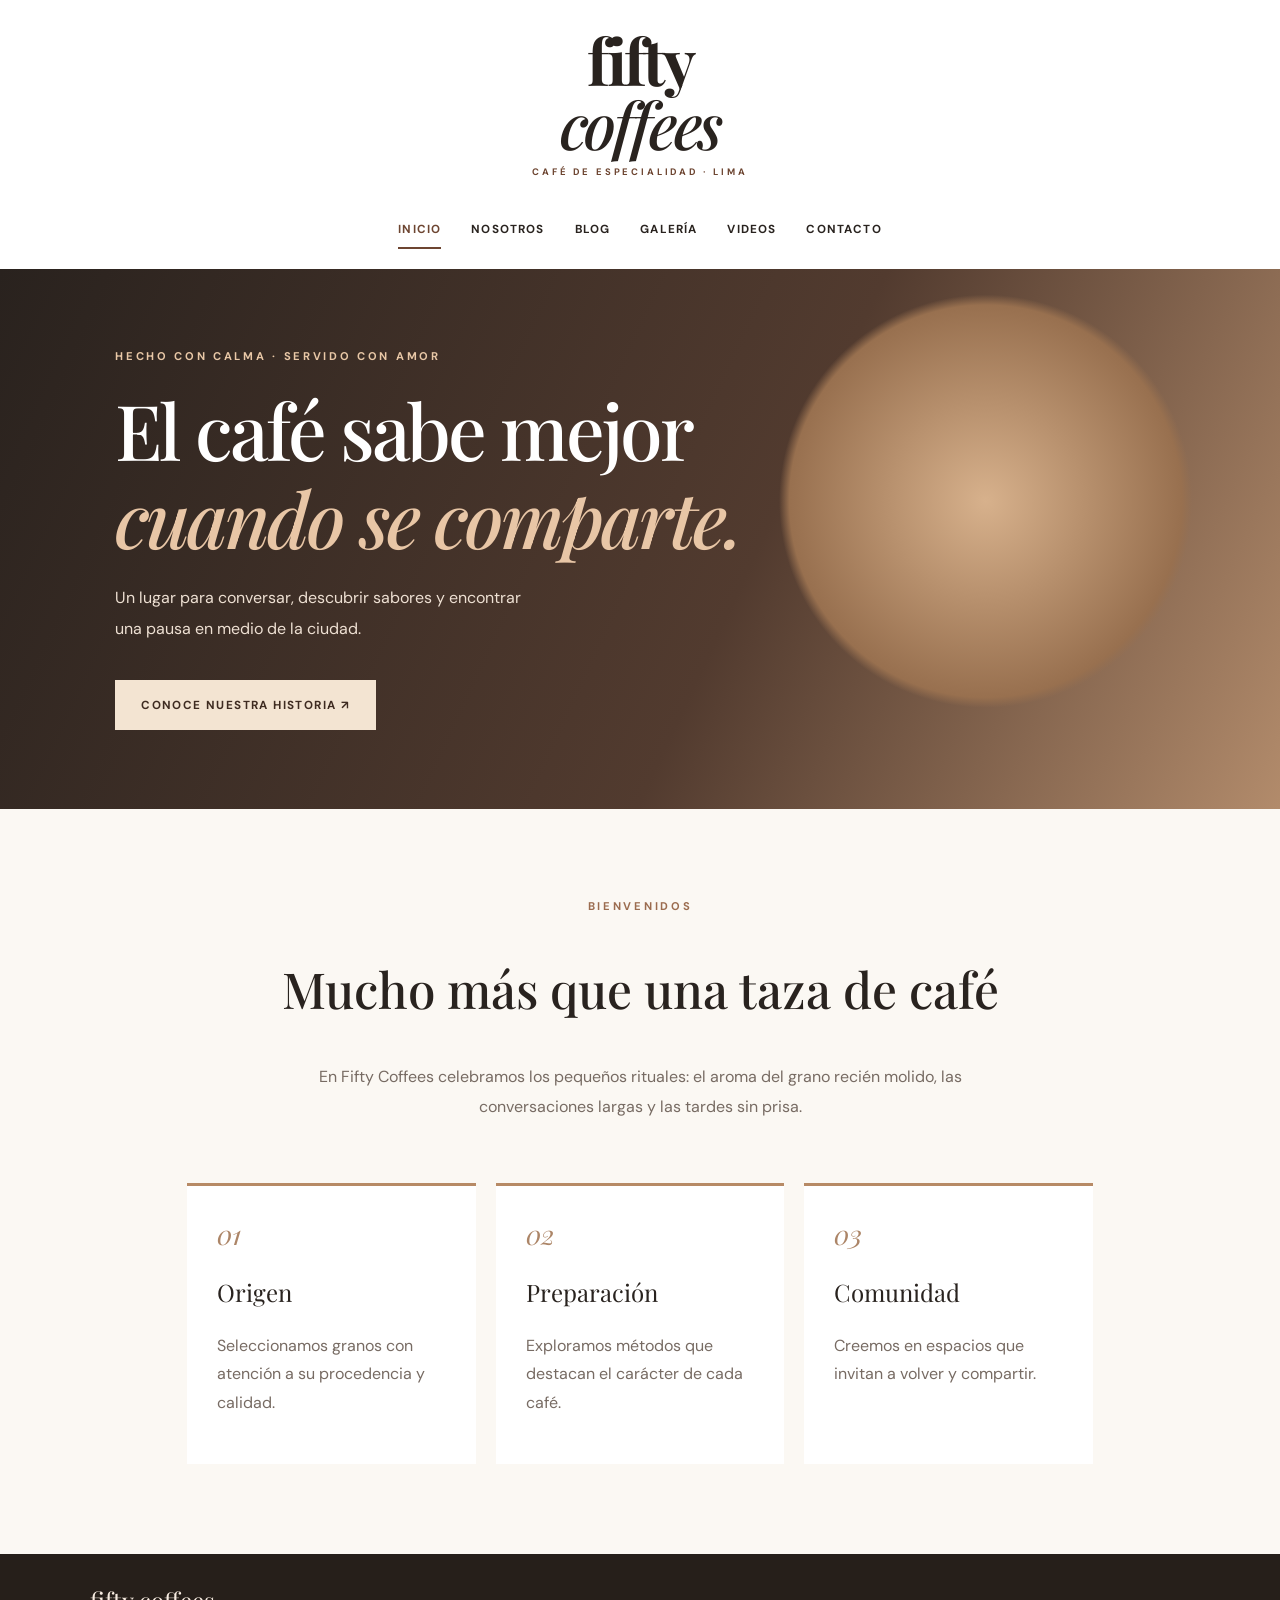
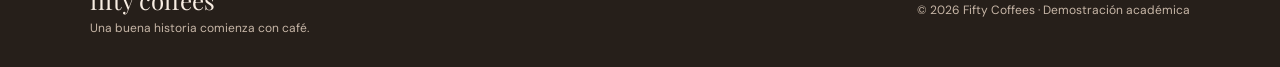
<file: index.html>
<!doctype html>
<html lang="es"><head><meta charset="UTF-8"><meta name="viewport" content="width=device-width,initial-scale=1"><meta name="description" content="Fifty Coffees: café, historias y comunidad en Lima"><title>Inicio | Fifty Coffees</title><link rel="preconnect" href="https://fonts.googleapis.com"><link rel="preconnect" href="https://fonts.gstatic.com" crossorigin><link href="https://fonts.googleapis.com/css2?family=DM+Sans:wght@400;500;600;700&family=Playfair+Display:ital,wght@0,500;0,700;1,500&display=swap" rel="stylesheet"><link rel="stylesheet" href="css/estilos.css"></head><body><header class="site-header"><a class="logo" href="index.html">fifty <em>coffees</em><span class="logo-sub">CAFÉ DE ESPECIALIDAD · LIMA</span></a><nav aria-label="Navegación principal"><a href="index.html" aria-current="page">INICIO</a>
<a href="nosotros.html">NOSOTROS</a>
<a href="blog.html">BLOG</a>
<a href="galeria.html">GALERÍA</a>
<a href="videos.html">VIDEOS</a>
<a href="contactos.html">CONTACTO</a></nav></header><main><section class="hero"><div class="hero-inner"><span class="eyebrow">HECHO CON CALMA · SERVIDO CON AMOR</span><h1>El café sabe mejor<br><em>cuando se comparte.</em></h1><p>Un lugar para conversar, descubrir sabores y encontrar una pausa en medio de la ciudad.</p><a class="btn" href="nosotros.html">CONOCE NUESTRA HISTORIA ↗</a></div></section><section class="intro"><span class="eyebrow">BIENVENIDOS</span><h2>Mucho más que una taza de café</h2><p>En Fifty Coffees celebramos los pequeños rituales: el aroma del grano recién molido, las conversaciones largas y las tardes sin prisa.</p><div class="feature-grid"><article><span class="feature-num">01</span><h3>Origen</h3><p>Seleccionamos granos con atención a su procedencia y calidad.</p></article><article><span class="feature-num">02</span><h3>Preparación</h3><p>Exploramos métodos que destacan el carácter de cada café.</p></article><article><span class="feature-num">03</span><h3>Comunidad</h3><p>Creemos en espacios que invitan a volver y compartir.</p></article></div></section></main><footer class="site-footer"><div><strong>fifty coffees</strong><span>Una buena historia comienza con café.</span></div><p>© 2026 Fifty Coffees · Demostración académica</p></footer><script src="js/main.js" defer></script></body></html>
</file>
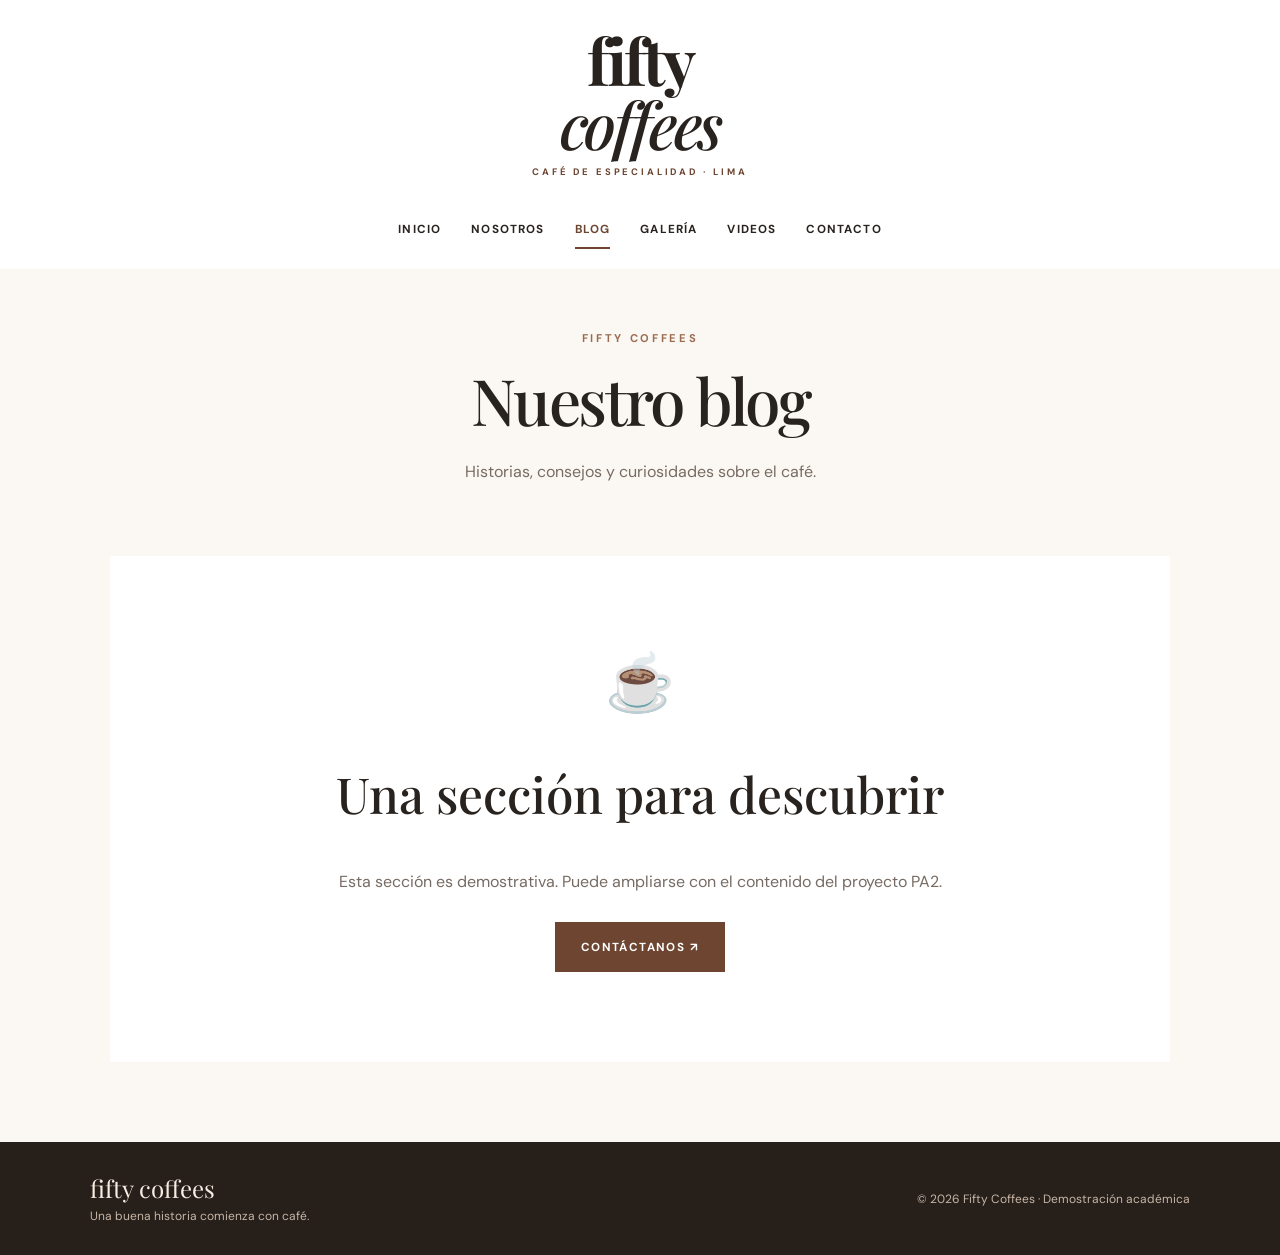
<file: blog.html>
<!doctype html>
<html lang="es"><head><meta charset="UTF-8"><meta name="viewport" content="width=device-width,initial-scale=1"><meta name="description" content="Fifty Coffees: café, historias y comunidad en Lima"><title>Nuestro blog | Fifty Coffees</title><link rel="preconnect" href="https://fonts.googleapis.com"><link rel="preconnect" href="https://fonts.gstatic.com" crossorigin><link href="https://fonts.googleapis.com/css2?family=DM+Sans:wght@400;500;600;700&family=Playfair+Display:ital,wght@0,500;0,700;1,500&display=swap" rel="stylesheet"><link rel="stylesheet" href="css/estilos.css"></head><body><header class="site-header"><a class="logo" href="index.html">fifty <em>coffees</em><span class="logo-sub">CAFÉ DE ESPECIALIDAD · LIMA</span></a><nav aria-label="Navegación principal"><a href="index.html">INICIO</a>
<a href="nosotros.html">NOSOTROS</a>
<a href="blog.html" aria-current="page">BLOG</a>
<a href="galeria.html">GALERÍA</a>
<a href="videos.html">VIDEOS</a>
<a href="contactos.html">CONTACTO</a></nav></header><main><section class="page-heading"><span class="eyebrow">FIFTY COFFEES</span><h1>Nuestro blog</h1><p>Historias, consejos y curiosidades sobre el café.</p></section><section class="placeholder-section"><div class="placeholder-icon">☕</div><h2>Una sección para descubrir</h2><p>Esta sección es demostrativa. Puede ampliarse con el contenido del proyecto PA2.</p><a class="btn" href="contactos.html">CONTÁCTANOS ↗</a></section></main><footer class="site-footer"><div><strong>fifty coffees</strong><span>Una buena historia comienza con café.</span></div><p>© 2026 Fifty Coffees · Demostración académica</p></footer><script src="js/main.js" defer></script></body></html>
</file>
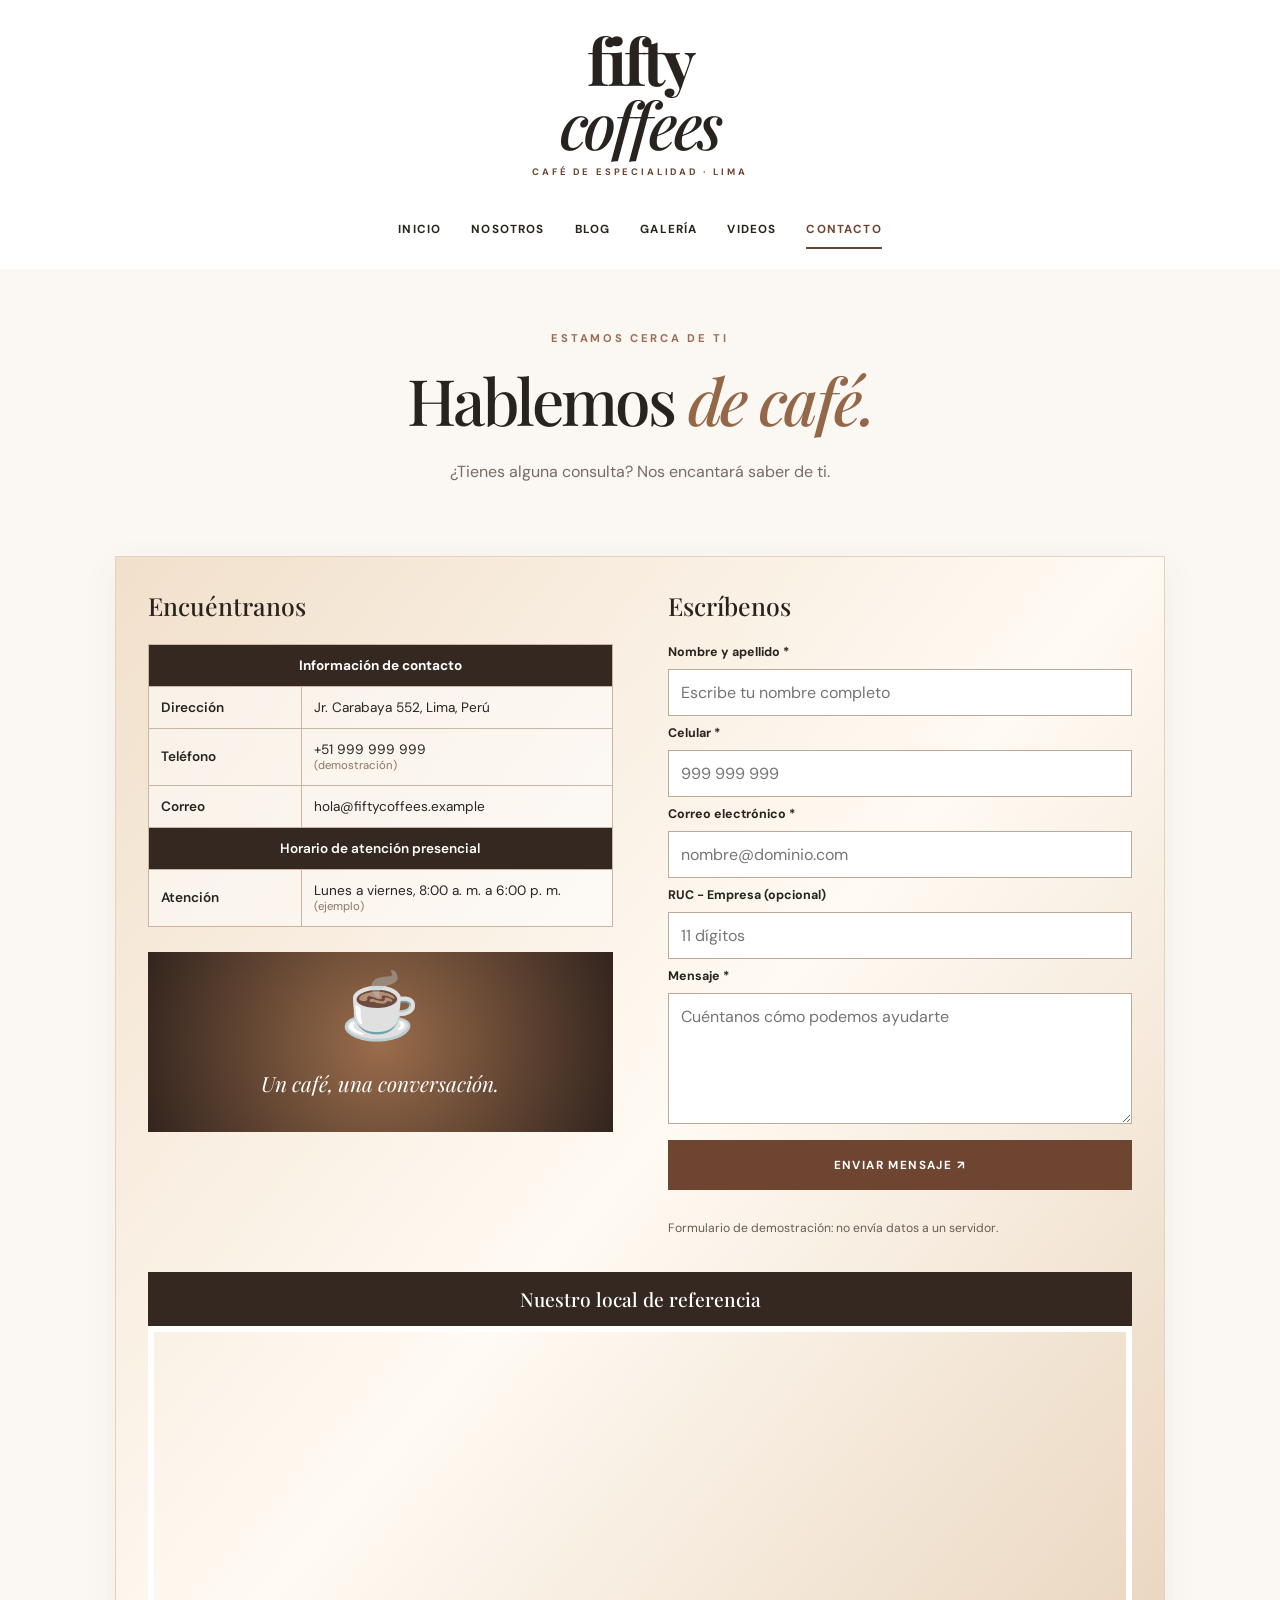
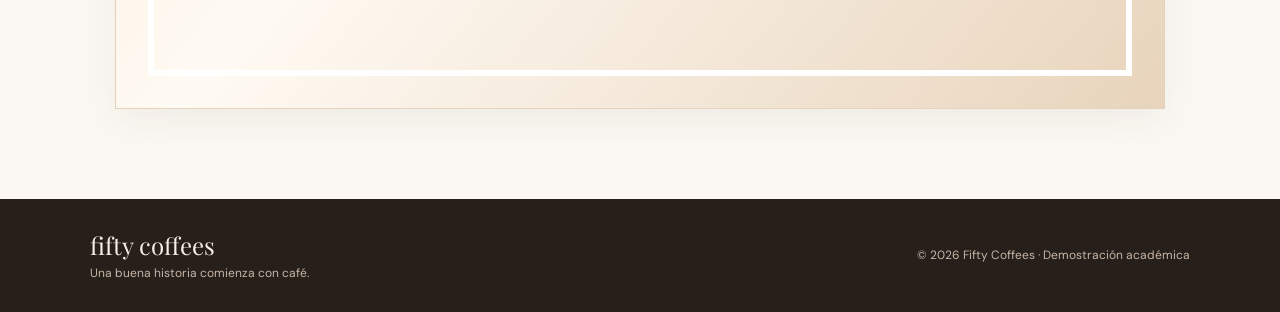
<file: contactos.html>
<!doctype html>
<html lang="es"><head><meta charset="UTF-8"><meta name="viewport" content="width=device-width,initial-scale=1"><meta name="description" content="Fifty Coffees: café, historias y comunidad en Lima"><title>Contacto | Fifty Coffees</title><link rel="preconnect" href="https://fonts.googleapis.com"><link rel="preconnect" href="https://fonts.gstatic.com" crossorigin><link href="https://fonts.googleapis.com/css2?family=DM+Sans:wght@400;500;600;700&family=Playfair+Display:ital,wght@0,500;0,700;1,500&display=swap" rel="stylesheet"><link rel="stylesheet" href="css/estilos.css"></head><body><header class="site-header"><a class="logo" href="index.html">fifty <em>coffees</em><span class="logo-sub">CAFÉ DE ESPECIALIDAD · LIMA</span></a><nav aria-label="Navegación principal"><a href="index.html">INICIO</a>
<a href="nosotros.html">NOSOTROS</a>
<a href="blog.html">BLOG</a>
<a href="galeria.html">GALERÍA</a>
<a href="videos.html">VIDEOS</a>
<a href="contactos.html" aria-current="page">CONTACTO</a></nav></header><main><section class="page-heading"><span class="eyebrow">ESTAMOS CERCA DE TI</span><h1>Hablemos <em>de café.</em></h1><p>¿Tienes alguna consulta? Nos encantará saber de ti.</p></section><section class="contact-panel"><div class="contact-columns"><div><h2 class="section-title">Encuéntranos</h2><table class="contact-table"><thead><tr><th colspan="2">Información de contacto</th></tr></thead><tbody><tr><th scope="row">Dirección</th><td>Jr. Carabaya 552, Lima, Perú</td></tr><tr><th scope="row">Teléfono</th><td>+51 999 999 999 <small>(demostración)</small></td></tr><tr><th scope="row">Correo</th><td>hola@fiftycoffees.example</td></tr><tr><th colspan="2" class="table-band">Horario de atención presencial</th></tr><tr><th scope="row">Atención</th><td>Lunes a viernes, 8:00 a. m. a 6:00 p. m. <small>(ejemplo)</small></td></tr></tbody></table><div class="coffee-art" role="img" aria-label="Ilustración decorativa de una taza de café"><span>☕</span><p>Un café, una conversación.</p></div></div><div><h2 class="section-title">Escríbenos</h2><form id="contact-form" class="contact-form"><label for="nombre">Nombre y apellido *</label><input id="nombre" name="nombre" type="text" placeholder="Escribe tu nombre completo" autocomplete="name" required><label for="celular">Celular *</label><input id="celular" name="celular" type="tel" placeholder="999 999 999" autocomplete="tel" required><label for="correo">Correo electrónico *</label><input id="correo" name="correo" type="email" placeholder="nombre@dominio.com" autocomplete="email" required><label for="ruc">RUC - Empresa (opcional)</label><input id="ruc" name="ruc" inputmode="numeric" pattern="[0-9]{11}" placeholder="11 dígitos"><label for="mensaje">Mensaje *</label><textarea id="mensaje" name="mensaje" rows="5" placeholder="Cuéntanos cómo podemos ayudarte" required></textarea><button class="btn submit-btn" type="submit">ENVIAR MENSAJE ↗</button><p id="form-feedback" class="form-feedback" role="status" aria-live="polite"></p><p class="form-note">Formulario de demostración: no envía datos a un servidor.</p></form></div></div><div class="map-section"><h2 class="map-heading">Nuestro local de referencia</h2><iframe title="Mapa de referencia: Jirón Carabaya 552, Lima" src="https://www.google.com/maps?q=Jiron%20Carabaya%20552%20Lima%20Peru&output=embed" loading="lazy" referrerpolicy="no-referrer-when-downgrade" allowfullscreen></iframe></div></section></main><footer class="site-footer"><div><strong>fifty coffees</strong><span>Una buena historia comienza con café.</span></div><p>© 2026 Fifty Coffees · Demostración académica</p></footer><script src="js/main.js" defer></script></body></html>
</file>
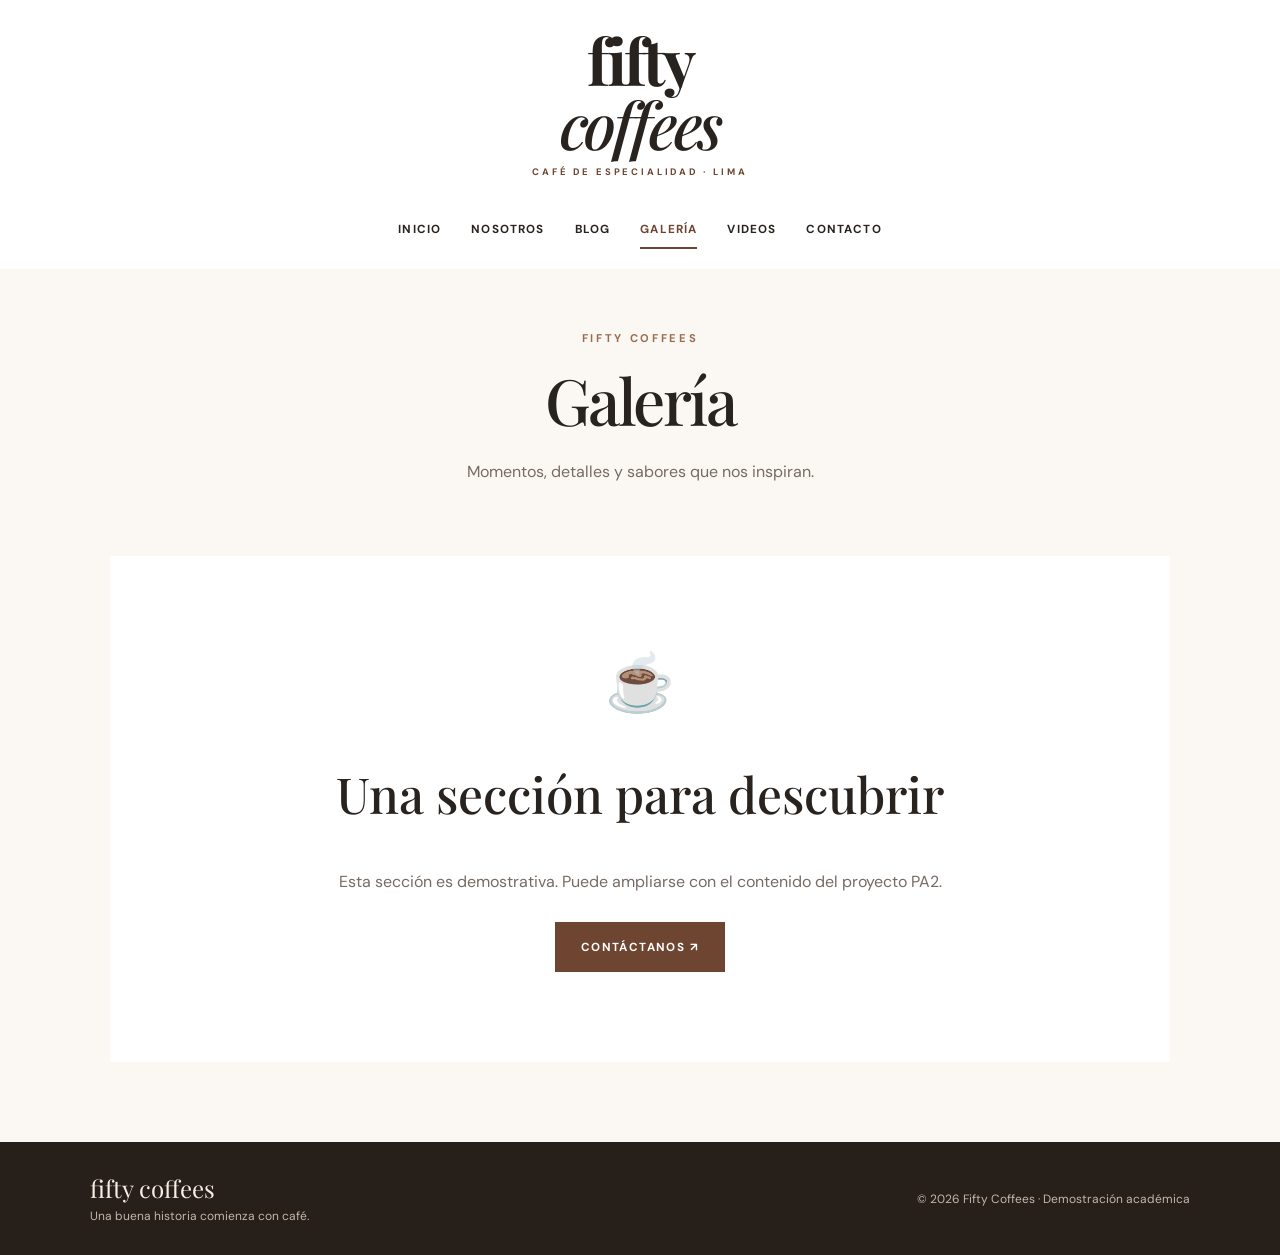
<file: galeria.html>
<!doctype html>
<html lang="es"><head><meta charset="UTF-8"><meta name="viewport" content="width=device-width,initial-scale=1"><meta name="description" content="Fifty Coffees: café, historias y comunidad en Lima"><title>Galería | Fifty Coffees</title><link rel="preconnect" href="https://fonts.googleapis.com"><link rel="preconnect" href="https://fonts.gstatic.com" crossorigin><link href="https://fonts.googleapis.com/css2?family=DM+Sans:wght@400;500;600;700&family=Playfair+Display:ital,wght@0,500;0,700;1,500&display=swap" rel="stylesheet"><link rel="stylesheet" href="css/estilos.css"></head><body><header class="site-header"><a class="logo" href="index.html">fifty <em>coffees</em><span class="logo-sub">CAFÉ DE ESPECIALIDAD · LIMA</span></a><nav aria-label="Navegación principal"><a href="index.html">INICIO</a>
<a href="nosotros.html">NOSOTROS</a>
<a href="blog.html">BLOG</a>
<a href="galeria.html" aria-current="page">GALERÍA</a>
<a href="videos.html">VIDEOS</a>
<a href="contactos.html">CONTACTO</a></nav></header><main><section class="page-heading"><span class="eyebrow">FIFTY COFFEES</span><h1>Galería</h1><p>Momentos, detalles y sabores que nos inspiran.</p></section><section class="placeholder-section"><div class="placeholder-icon">☕</div><h2>Una sección para descubrir</h2><p>Esta sección es demostrativa. Puede ampliarse con el contenido del proyecto PA2.</p><a class="btn" href="contactos.html">CONTÁCTANOS ↗</a></section></main><footer class="site-footer"><div><strong>fifty coffees</strong><span>Una buena historia comienza con café.</span></div><p>© 2026 Fifty Coffees · Demostración académica</p></footer><script src="js/main.js" defer></script></body></html>
</file>
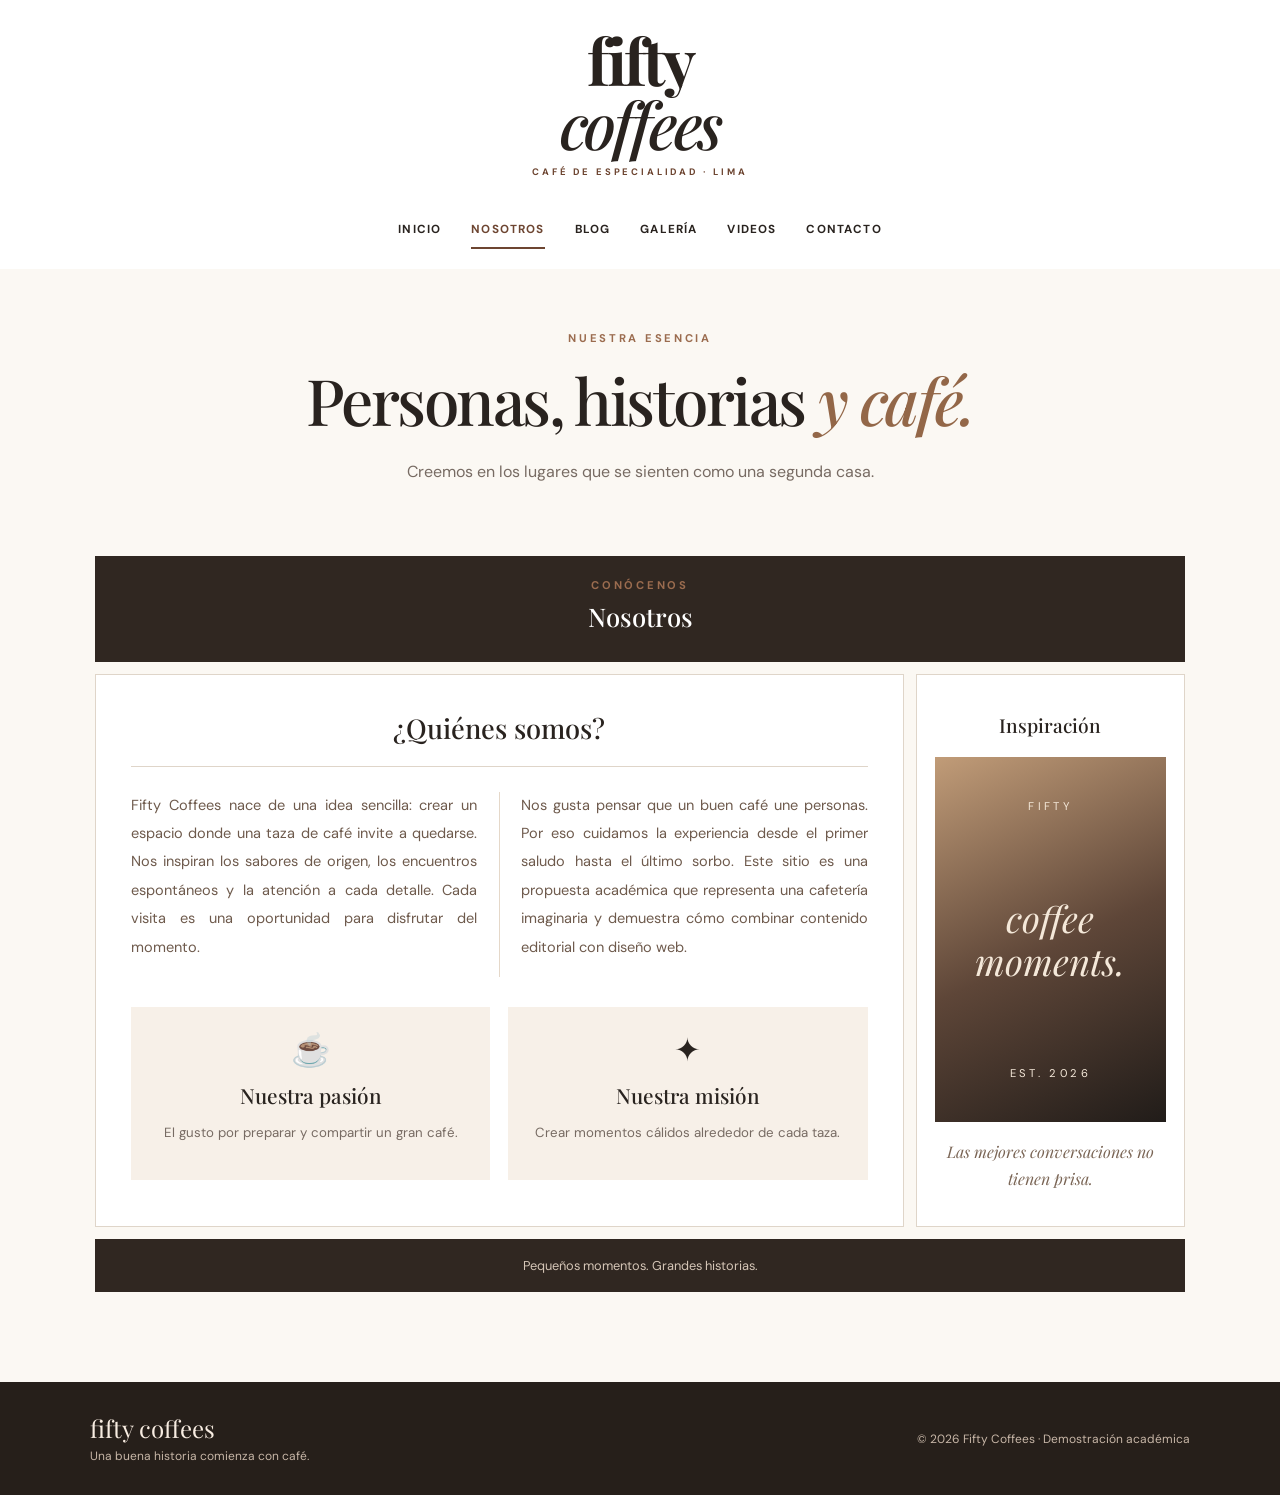
<file: nosotros.html>
<!doctype html>
<html lang="es"><head><meta charset="UTF-8"><meta name="viewport" content="width=device-width,initial-scale=1"><meta name="description" content="Fifty Coffees: café, historias y comunidad en Lima"><title>Nosotros | Fifty Coffees</title><link rel="preconnect" href="https://fonts.googleapis.com"><link rel="preconnect" href="https://fonts.gstatic.com" crossorigin><link href="https://fonts.googleapis.com/css2?family=DM+Sans:wght@400;500;600;700&family=Playfair+Display:ital,wght@0,500;0,700;1,500&display=swap" rel="stylesheet"><link rel="stylesheet" href="css/estilos.css"></head><body><header class="site-header"><a class="logo" href="index.html">fifty <em>coffees</em><span class="logo-sub">CAFÉ DE ESPECIALIDAD · LIMA</span></a><nav aria-label="Navegación principal"><a href="index.html">INICIO</a>
<a href="nosotros.html" aria-current="page">NOSOTROS</a>
<a href="blog.html">BLOG</a>
<a href="galeria.html">GALERÍA</a>
<a href="videos.html">VIDEOS</a>
<a href="contactos.html">CONTACTO</a></nav></header><main><section class="page-heading"><span class="eyebrow">NUESTRA ESENCIA</span><h1>Personas, historias <em>y café.</em></h1><p>Creemos en los lugares que se sienten como una segunda casa.</p></section><section class="about-layout"><header class="about-banner"><span class="eyebrow">CONÓCENOS</span><h2>Nosotros</h2></header><article class="about-content"><h3>¿Quiénes somos?</h3><div class="story-columns"><p>Fifty Coffees nace de una idea sencilla: crear un espacio donde una taza de café invite a quedarse. Nos inspiran los sabores de origen, los encuentros espontáneos y la atención a cada detalle. Cada visita es una oportunidad para disfrutar del momento.</p><p>Nos gusta pensar que un buen café une personas. Por eso cuidamos la experiencia desde el primer saludo hasta el último sorbo. Este sitio es una propuesta académica que representa una cafetería imaginaria y demuestra cómo combinar contenido editorial con diseño web.</p></div><div class="story-cards"><div class="story-card"><span>☕</span><h4>Nuestra pasión</h4><p>El gusto por preparar y compartir un gran café.</p></div><div class="story-card"><span>✦</span><h4>Nuestra misión</h4><p>Crear momentos cálidos alrededor de cada taza.</p></div></div></article><aside class="about-aside"><h3>Inspiración</h3><div class="aside-art"><span>FIFTY</span><strong>coffee<br>moments.</strong><small>EST. 2026</small></div><p>Las mejores conversaciones no tienen prisa.</p></aside><div class="about-bottom">Pequeños momentos. Grandes historias.</div></section></main><footer class="site-footer"><div><strong>fifty coffees</strong><span>Una buena historia comienza con café.</span></div><p>© 2026 Fifty Coffees · Demostración académica</p></footer><script src="js/main.js" defer></script></body></html>
</file>
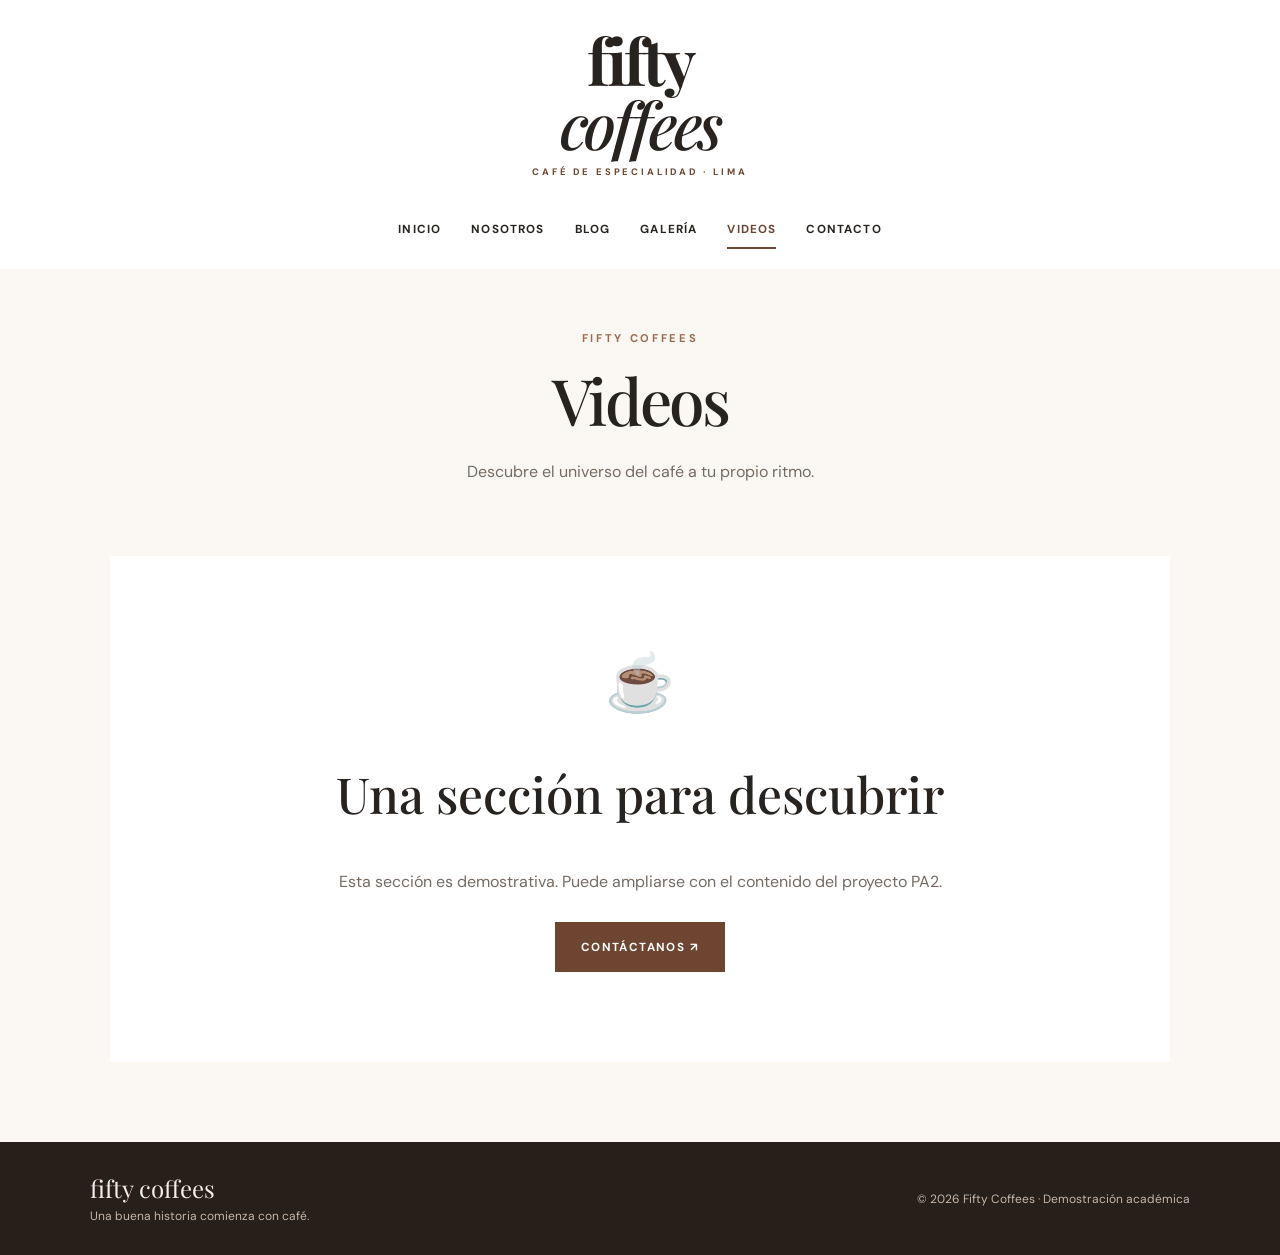
<file: videos.html>
<!doctype html>
<html lang="es"><head><meta charset="UTF-8"><meta name="viewport" content="width=device-width,initial-scale=1"><meta name="description" content="Fifty Coffees: café, historias y comunidad en Lima"><title>Videos | Fifty Coffees</title><link rel="preconnect" href="https://fonts.googleapis.com"><link rel="preconnect" href="https://fonts.gstatic.com" crossorigin><link href="https://fonts.googleapis.com/css2?family=DM+Sans:wght@400;500;600;700&family=Playfair+Display:ital,wght@0,500;0,700;1,500&display=swap" rel="stylesheet"><link rel="stylesheet" href="css/estilos.css"></head><body><header class="site-header"><a class="logo" href="index.html">fifty <em>coffees</em><span class="logo-sub">CAFÉ DE ESPECIALIDAD · LIMA</span></a><nav aria-label="Navegación principal"><a href="index.html">INICIO</a>
<a href="nosotros.html">NOSOTROS</a>
<a href="blog.html">BLOG</a>
<a href="galeria.html">GALERÍA</a>
<a href="videos.html" aria-current="page">VIDEOS</a>
<a href="contactos.html">CONTACTO</a></nav></header><main><section class="page-heading"><span class="eyebrow">FIFTY COFFEES</span><h1>Videos</h1><p>Descubre el universo del café a tu propio ritmo.</p></section><section class="placeholder-section"><div class="placeholder-icon">☕</div><h2>Una sección para descubrir</h2><p>Esta sección es demostrativa. Puede ampliarse con el contenido del proyecto PA2.</p><a class="btn" href="contactos.html">CONTÁCTANOS ↗</a></section></main><footer class="site-footer"><div><strong>fifty coffees</strong><span>Una buena historia comienza con café.</span></div><p>© 2026 Fifty Coffees · Demostración académica</p></footer><script src="js/main.js" defer></script></body></html>
</file>
<file: css/estilos.css>
:root{--ink:#29231f;--brown:#6d4531;--cream:#fbf8f3;--sand:#eee1d0;--muted:#776b63;--line:#dfd5c9}*{box-sizing:border-box}html{scroll-behavior:smooth}body{margin:0;color:var(--ink);background:var(--cream);font-family:'DM Sans',sans-serif}a{color:inherit;text-decoration:none}button,input,textarea{font:inherit}.site-header{padding:28px 6% 20px;text-align:center;background:#fff}.logo{display:inline-flex;flex-direction:column;font-family:'Playfair Display',serif;font-size:clamp(2.5rem,5vw,4.3rem);font-weight:700;letter-spacing:-.05em;line-height:1}.logo em{font-weight:500}.logo-sub{font-family:'DM Sans',sans-serif;font-size:.59rem;letter-spacing:.3em;margin-top:12px;font-weight:700;color:var(--brown)}nav{display:flex;justify-content:center;flex-wrap:wrap;gap:10px 30px;margin-top:34px}nav a{font-size:.73rem;letter-spacing:.1em;font-weight:700;padding:10px 0;border-bottom:2px solid transparent}nav a:hover,nav a[aria-current]{color:var(--brown);border-color:var(--brown)}.eyebrow{display:block;font-size:.7rem;font-weight:700;letter-spacing:.24em;color:#9b6c4f}.hero{min-height:540px;display:flex;align-items:center;background:radial-gradient(circle at 77% 43%,#d7b18c 0,#98704f 19%,transparent 20%),radial-gradient(circle at 76% 44%,#402d22 0,#402d22 12%,transparent 13%),linear-gradient(115deg,#29221e 0%,#523b2f 58%,#b28b6b 100%);color:#fff;padding:70px 9%}.hero-inner{max-width:650px}.hero .eyebrow{color:#e9c8a7}.hero h1{font:500 clamp(3rem,6vw,5.4rem)/1.15 'Playfair Display',serif;letter-spacing:-.04em;margin:22px 0}.hero h1 em{color:#e8c6a6}.hero p{max-width:430px;line-height:1.9;color:#eee0d3}.btn{display:inline-flex;align-items:center;justify-content:center;gap:24px;padding:17px 26px;border:0;background:var(--brown);color:white;font-size:.73rem;letter-spacing:.12em;font-weight:700;cursor:pointer;transition:background .2s}.btn:hover{background:#412b20}.hero .btn{background:#f3e4d2;color:#3e2b21;margin-top:20px}.hero .btn:hover{background:white}.intro,.placeholder-section{max-width:1060px;margin:auto;padding:90px 6%;text-align:center}.intro h2,.placeholder-section h2{font:500 clamp(2rem,4vw,3.1rem) 'Playfair Display',serif}.intro>p,.placeholder-section p{max-width:660px;margin:0 auto;line-height:1.9;color:var(--muted)}.feature-grid{display:grid;grid-template-columns:repeat(3,1fr);gap:20px;margin-top:60px;text-align:left}.feature-grid article{background:white;padding:30px;border-top:3px solid #b78a65}.feature-num{color:#ac8567;font:italic 1.7rem 'Playfair Display',serif}.feature-grid h3{font:1.5rem 'Playfair Display',serif}.feature-grid p{color:var(--muted);line-height:1.8}.page-heading{text-align:center;padding:62px 20px 54px}.page-heading h1{font:500 clamp(2.8rem,5vw,4.7rem) 'Playfair Display',serif;letter-spacing:-.04em;margin:12px 0}.page-heading h1 em{color:#936748}.page-heading p{color:var(--muted);line-height:1.7}.contact-panel{max-width:1050px;margin:0 auto 90px;padding:32px;background:linear-gradient(130deg,#f1e0cb 0%,#fffaf3 51%,#e8d4bc 100%);border:1px solid #e4d2bf;box-shadow:0 12px 35px #49301c10}.contact-columns{display:grid;grid-template-columns:1fr 1fr;gap:55px}.section-title{font:500 1.55rem 'Playfair Display',serif;margin:0 0 22px}.contact-table{width:100%;border-collapse:collapse;background:#ffffff85;font-size:.85rem}.contact-table th,.contact-table td{border:1px solid #c9b5a1;padding:12px;text-align:left}.contact-table thead th,.contact-table .table-band{background:#342820;color:#fff;text-align:center}.contact-table tbody th{width:33%;font-weight:600}.contact-table small{display:block;color:#8a7566}.coffee-art{margin-top:25px;min-height:180px;display:flex;align-items:center;justify-content:center;flex-direction:column;background:radial-gradient(circle at center,#9b6d4b,#32241e);color:#fff}.coffee-art span{font-size:4rem}.coffee-art p{font:italic 1.3rem 'Playfair Display',serif}.contact-form{display:flex;flex-direction:column;gap:9px}.contact-form label{font-size:.78rem;font-weight:700}.contact-form input,.contact-form textarea{width:100%;padding:12px;border:1px solid #bca997;background:#fff;color:var(--ink);border-radius:0}.contact-form input:focus,.contact-form textarea:focus{outline:2px solid #966b4d;outline-offset:1px}.submit-btn{margin-top:7px}.form-note,.form-feedback{font-size:.76rem;color:#695b50;margin:4px 0}.form-feedback:not(:empty){font-weight:700;color:#3b6745}.map-section{margin-top:32px}.map-heading{background:#342820;color:white;text-align:center;padding:14px;font:500 1.2rem 'Playfair Display',serif;margin:0}.map-section iframe{display:block;width:100%;height:350px;border:6px solid #fff}.about-layout{max-width:1090px;margin:0 auto 90px;display:grid;grid-template-columns:minmax(0,3fr) minmax(220px,1fr);grid-template-areas:'banner banner' 'content aside' 'bottom bottom';gap:12px}.about-banner{grid-area:banner;background:#302721;color:white;text-align:center;padding:22px}.about-banner h2{font:500 1.6rem 'Playfair Display',serif;margin:7px 0}.about-content{grid-area:content;background:white;border:1px solid var(--line);padding:35px}.about-content h3{text-align:center;font:500 1.7rem 'Playfair Display',serif;border-bottom:1px solid var(--line);padding-bottom:20px;margin:0 0 25px}.story-columns{column-count:2;column-gap:44px;column-rule:1px solid #e5d8c9}.story-columns p{break-inside:avoid;margin:0 0 15px;color:#6e5a4c;font-size:.91rem;line-height:1.95;text-align:justify}.story-cards{display:grid;grid-template-columns:1fr 1fr;gap:18px;margin-top:30px}.story-card{padding:22px;background:#f7f0e8;text-align:center}.story-card span{font-size:2rem}.story-card h4{font:500 1.3rem 'Playfair Display',serif;margin:10px 0}.story-card p{color:var(--muted);font-size:.83rem;line-height:1.7}.about-aside{grid-area:aside;border:1px solid var(--line);background:white;padding:18px;text-align:center}.about-aside h3{font:500 1.2rem 'Playfair Display',serif}.aside-art{min-height:365px;display:flex;flex-direction:column;align-items:center;justify-content:space-around;color:#f4e8d9;background:linear-gradient(155deg,#c19c78,#5e4638 52%,#211c19)}.aside-art span,.aside-art small{letter-spacing:.3em;font-size:.7rem}.aside-art strong{font:italic 2.3rem/1.15 'Playfair Display',serif}.about-aside p{font:italic 1rem/1.7 'Playfair Display',serif;color:#7a6555}.about-bottom{grid-area:bottom;background:#302721;color:#d5c6b7;text-align:center;padding:18px;font-size:.8rem}.placeholder-section{background:white;min-height:350px;margin-bottom:80px}.placeholder-icon{font-size:3.5rem}.placeholder-section .btn{margin-top:25px}.site-footer{background:#261f1a;color:#f8ede2;padding:30px 7%;display:flex;align-items:center;justify-content:space-between;gap:20px}.site-footer strong{display:block;font:1.5rem 'Playfair Display',serif}.site-footer span,.site-footer p{color:#c7b6a7;font-size:.75rem}@media(max-width:760px){.site-header{padding:22px 4%}nav{gap:5px 17px;margin-top:22px}nav a{font-size:.67rem}.hero{min-height:480px;padding:60px 7%;background:linear-gradient(115deg,#29221e,#7c5740)}.contact-panel{margin:0 14px 50px;padding:18px}.contact-columns{grid-template-columns:1fr;gap:35px}.about-layout{margin:0 14px 50px;grid-template-columns:1fr;grid-template-areas:'banner' 'content' 'aside' 'bottom'}.about-content{padding:24px}.feature-grid{grid-template-columns:1fr}.site-footer{flex-direction:column;text-align:center}.page-heading{padding:45px 15px}}@media(max-width:480px){.story-columns{column-count:1}.story-cards{grid-template-columns:1fr}.contact-table th,.contact-table td{padding:8px;font-size:.73rem}.map-section iframe{height:260px}}
</file>
